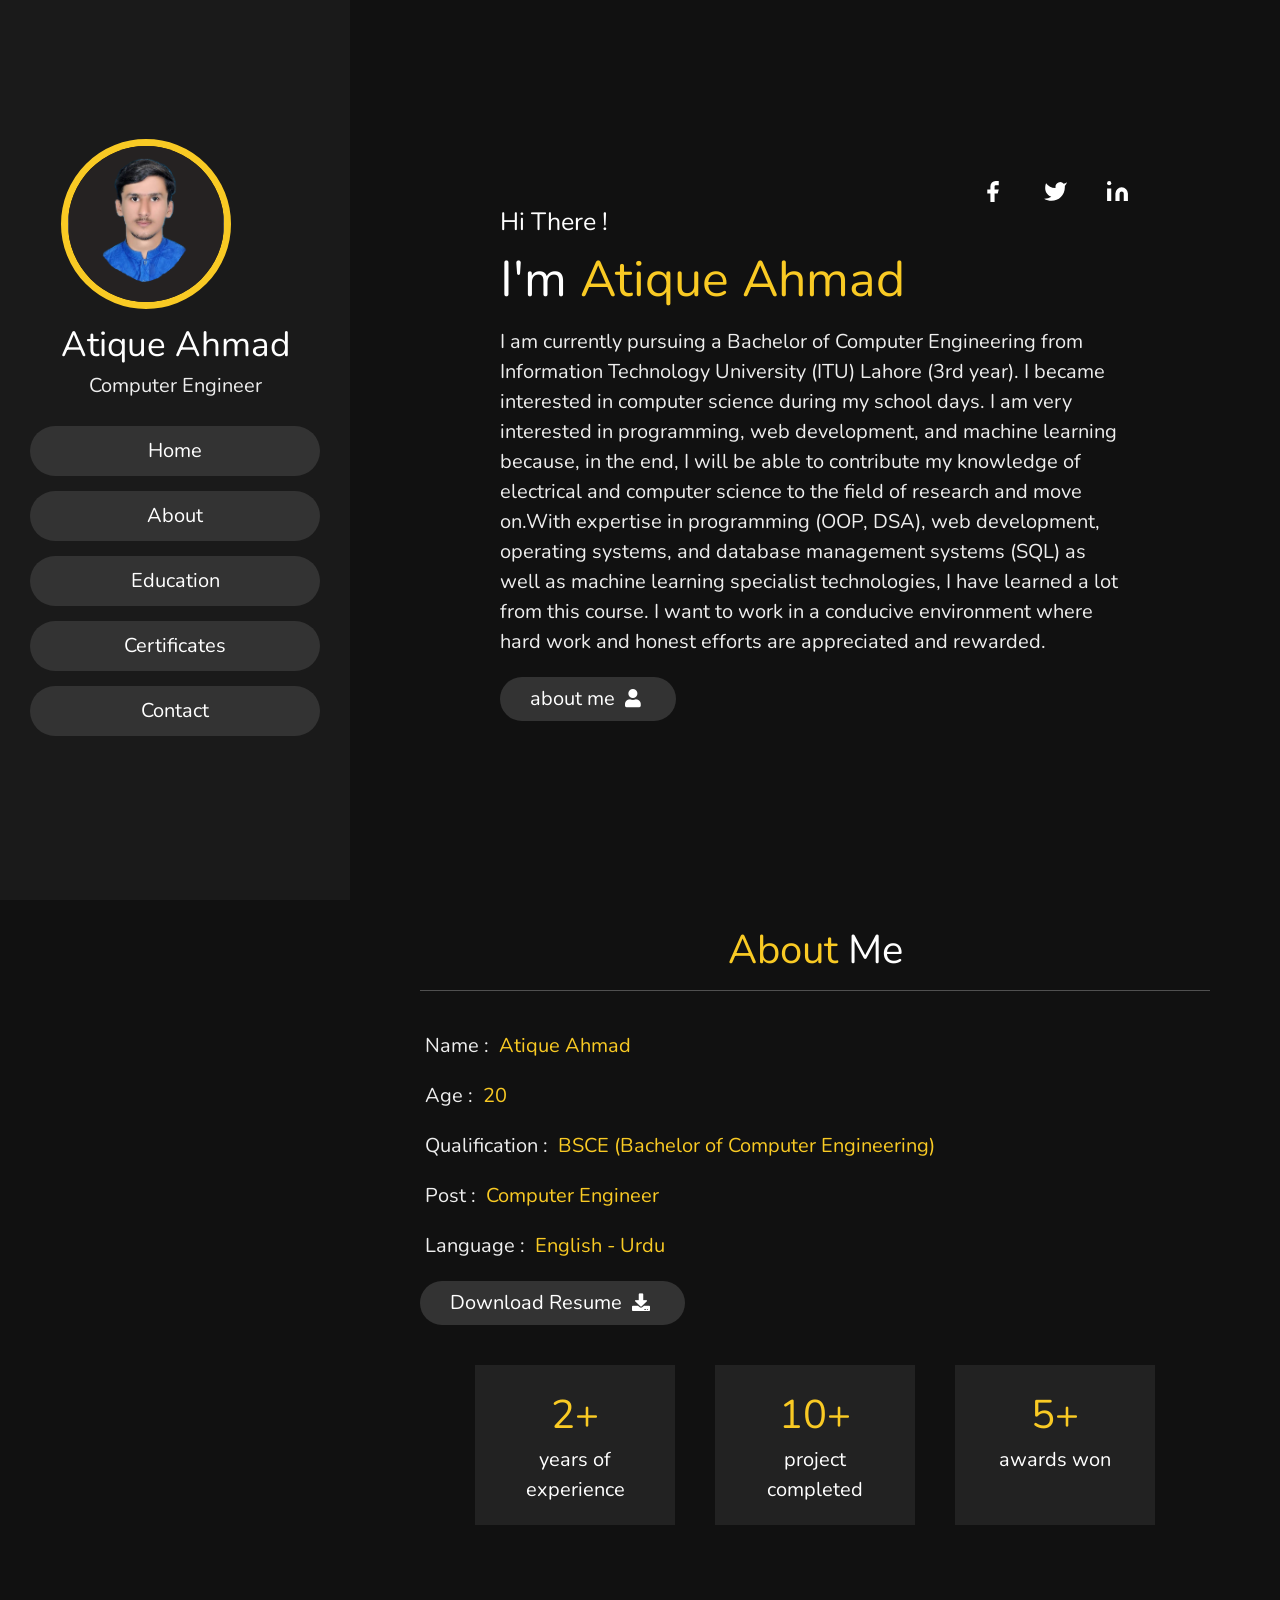
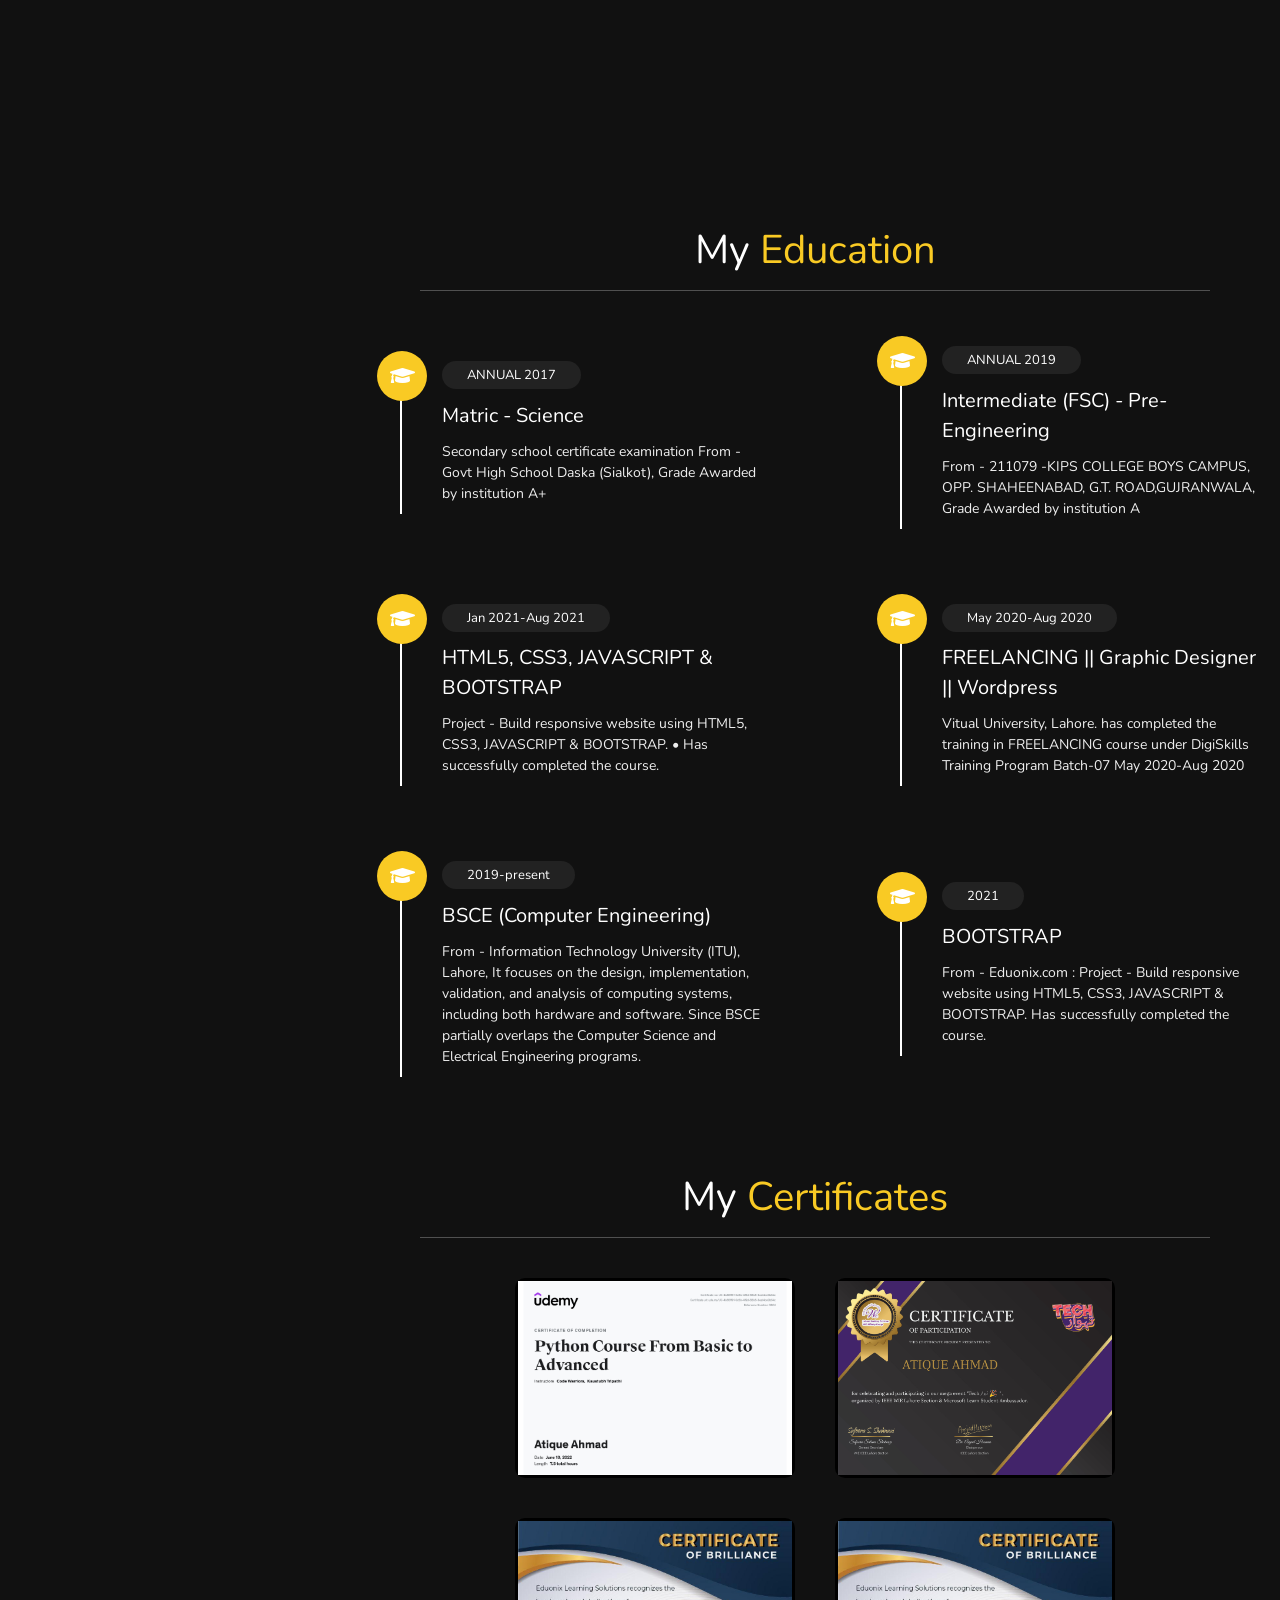
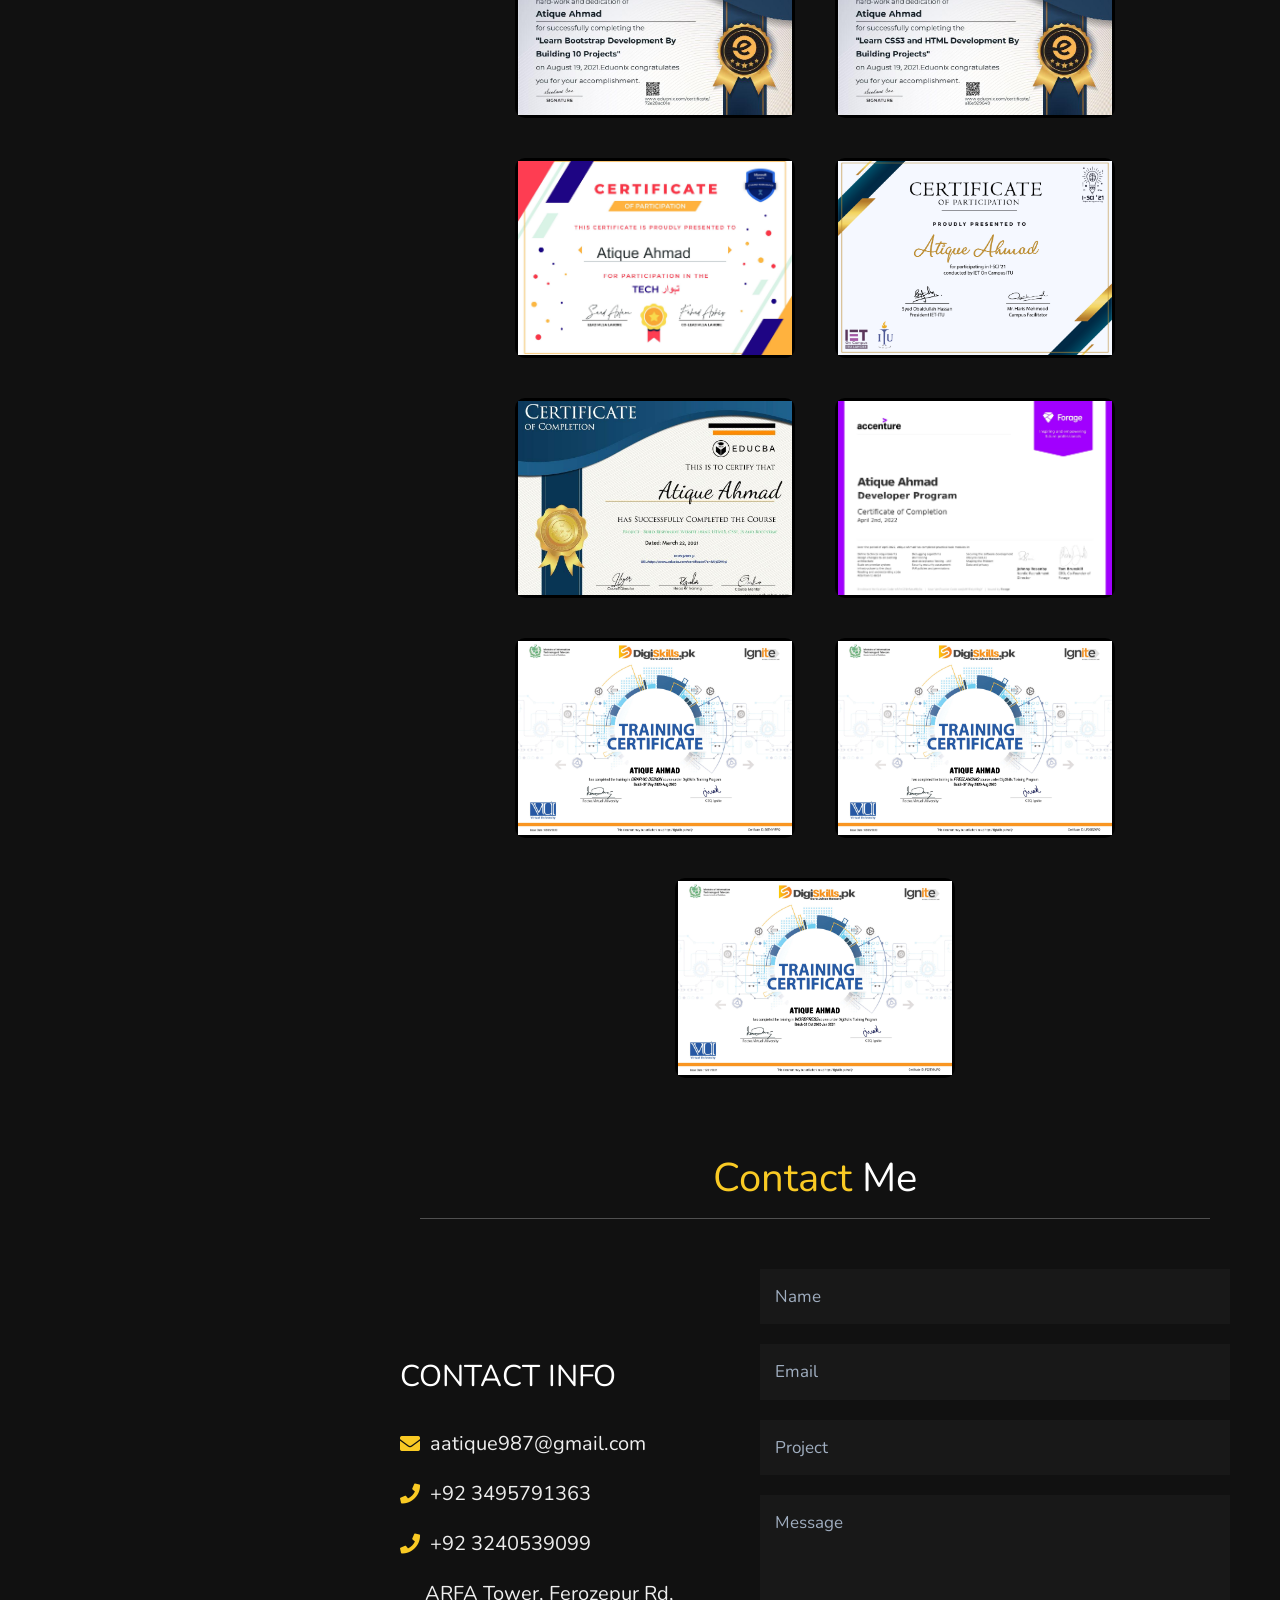
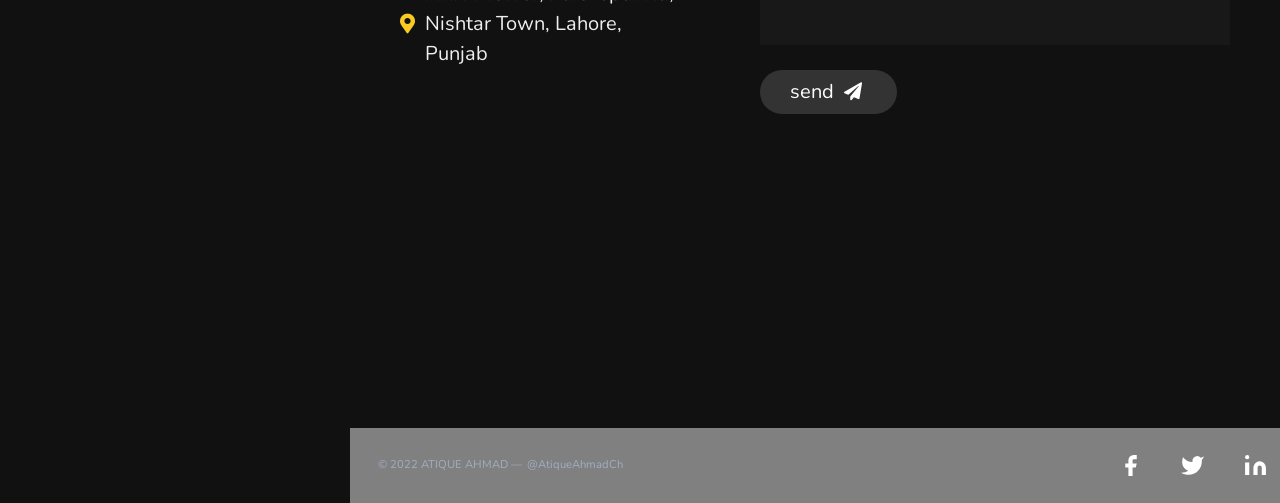
<file: index.html>
<!DOCTYPE html>
<html lang="en">
<head>
    <meta charset="UTF-8">
    <meta name="viewport" content="width=device-width, initial-scale=1.0">
    <title>Atique Ahmad portfolio  </title>

    <!-- font awesome cdn link  -->
    <link rel="stylesheet" href="https://cdnjs.cloudflare.com/ajax/libs/font-awesome/5.15.2/css/all.min.css">
    <link href="tailwind.min.css" rel="stylesheet">
    <!-- custom css file link  -->
    <link rel="stylesheet" href="style.css">

</head>
<body>
    
<!-- header section starts  -->

<header>

    <div class="user">
        <img src="images/Atique.PNG" alt="">
        <h3 class="name">Atique Ahmad</h3>
        <p class="post">Computer Engineer </p>
    </div>

    <nav class="navbar">
        <ul>
            <li><a href="#home">Home</a></li>
            <li><a href="#about">About</a></li>
            <li><a href="#education">Education</a></li>
            <li><a href="#portfolio">Certificates</a></li>
            <li><a href="#contact">Contact</a></li>
        </ul>
    </nav>

</header>

<!-- header section ends -->

<div id="menu" class="fas fa-bars"></div>

<!-- home section starts  -->

<section class="home" id="home">
    <!--    media-->
    <span class="inline-flex sm:ml-auto sm:mt-0 mt-4 justify-center sm:justify-start">
        <a class="text-gray-500" href="https://web.facebook.com/AtiqueCh987/">
          <svg fill="white" stroke-linecap="round" stroke-linejoin="round" stroke-width="5" class="mr-12 w-10 h-10" viewBox="0 0 24 24">
            <path d="M18 2h-3a5 5 0 00-5 5v3H7v4h3v8h4v-8h3l1-4h-4V7a1 1 0 011-1h3z"></path>
          </svg>
        </a>
        <a class="ml-3 text-gray-500" href="https://twitter.com/AtiqueAhmadCh">
          <svg fill="white" stroke-linecap="round" stroke-linejoin="round" stroke-width="5" class="w-10 h-10 mr-12" viewBox="0 0 24 24">
            <path d="M23 3a10.9 10.9 0 01-3.14 1.53 4.48 4.48 0 00-7.86 3v1A10.66 10.66 0 013 4s-4 9 5 13a11.64 11.64 0 01-7 2c9 5 20 0 20-11.5a4.5 4.5 0 00-.08-.83A7.72 7.72 0 0023 3z"></path>
          </svg>
        </a>

        <a class="ml-3 text-gray-500" href="https://t.co/UNREqxqXOQ">
          <svg fill="white" stroke="currentColor" stroke-linecap="round" stroke-linejoin="round" stroke-width="5" class="mr-0 w-10 h-10" viewBox="0 0 24 24">
            <path stroke="none" d="M16 8a6 6 0 016 6v7h-4v-7a2 2 0 00-2-2 2 2 0 00-2 2v7h-4v-7a6 6 0 016-6zM2 9h4v12H2z"></path>
            <circle cx="4" cy="4" r="2" stroke="none"></circle>
          </svg>
        </a>
      </span>
    <!--    media end-->
    <h3>Hi There !</h3>
    <h1>I'm <span> Atique Ahmad</span></h1>
    <p>
I am currently pursuing a Bachelor of Computer Engineering from Information Technology University (ITU) Lahore (3rd year). I became interested in computer science during my school days. I am very interested in programming, web development, and machine learning because, in the end, I will be able to contribute my knowledge of electrical and computer science to the field of research and move on.With expertise in programming (OOP, DSA), web development, operating systems, and database management systems (SQL) as well as machine learning specialist technologies, I have learned a lot from this course. I want to work in a conducive environment where hard work and honest efforts are appreciated and rewarded.
    </p>
    <a href="#about"><button class="btn">about me <i class="fas fa-user"></i></button></a>


</section>

<!-- home section ends -->

<!-- about section starts  -->

<section class="about" id="about">

<h1 class="heading"> <span>About</span> Me </h1>

<div class="row">

    <div class="info">
        <h3> <span> Name : </span> Atique Ahmad </h3>
        <h3> <span> Age : </span> 20 </h3>
        <h3> <span> Qualification : </span> BSCE (Bachelor  of Computer Engineering) </h3>
        <h3> <span> Post : </span>Computer Engineer </h3>
        <h3> <span> Language : </span> English - Urdu </h3>
        <a href="CV/Atique_Ahmad_Resume1.pdf"><button class="btn"> Download Resume <i class="fas fa-download"></i> </button></a>
    </div>

    <div class="counter">

        <div class="box">
            <span>2+</span>
            <h3>years of experience</h3>
        </div>

        <div class="box">
            <span>10+</span>
            <h3>project completed</h3>
        </div>

        <div class="box">
            <span>5+</span>
            <h3>awards won</h3>
        </div>

    </div>

</div>

</section>

<!-- about section ends -->

<!-- education section starts  -->

<section class="education" id="education">

<h1 class="heading"> My <span>Education</span> </h1>

<div class="box-container">

    <div class="box">
        <i class="fas fa-graduation-cap"></i>
        <span>ANNUAL 2017</span>
        <h3>Matric - Science</h3>
        <p>Secondary school certificate examination From - Govt High School Daska (Sialkot), Grade Awarded by institution A+ </p>
    </div>


    <div class="box">
        <i class="fas fa-graduation-cap"></i>
        <span>ANNUAL 2019</span>
        <h3>Intermediate (FSC) - Pre-Engineering</h3>
        <p> From - 211079 -KIPS COLLEGE BOYS CAMPUS, OPP. SHAHEENABAD, G.T. ROAD,GUJRANWALA, Grade Awarded by institution A </p>
    </div>

    <div class="box">
        <i class="fas fa-graduation-cap"></i>
        <span>Jan 2021-Aug 2021</span>
        <h3>HTML5, CSS3, JAVASCRIPT & BOOTSTRAP</h3>
        <p> Project - Build responsive website using HTML5, CSS3, JAVASCRIPT &
            BOOTSTRAP.
            • Has successfully completed the course.</p>
    </div>

    <div class="box">
        <i class="fas fa-graduation-cap"></i>
        <span>May 2020-Aug 2020</span>
        <h3>FREELANCING || Graphic Designer || Wordpress</h3>
        <p>Vitual University, Lahore. has completed the training in FREELANCING course under DigiSkills
            Training Program Batch-07 May 2020-Aug 2020 </p>
    </div>

    <div class="box">
        <i class="fas fa-graduation-cap"></i>
        <span>2019-present</span>
        <h3>BSCE (Computer Engineering)</h3>
        <p> From - Information Technology
            University (ITU), Lahore, It focuses on the design, implementation, validation, and analysis of
            computing systems, including both hardware and software. Since BSCE partially overlaps the
            Computer Science and Electrical Engineering programs. </p>
    </div>

    <div class="box">
        <i class="fas fa-graduation-cap"></i>
        <span>2021</span>
        <h3>BOOTSTRAP</h3>
        <p> From - Eduonix.com : Project - Build responsive website using HTML5, CSS3, JAVASCRIPT &
            BOOTSTRAP. Has successfully completed the course.</p>
    </div>
</div>

</section>

<!-- education section ends -->

<!-- portfolio section starts  -->

<section class="portfolio" id="portfolio">

<h1 class="heading"> My <span>Certificates</span> </h1>

<div class="box-container">
    
    <div class="box">
        <a href="images/UC_python.jpg">  <img src="images/UC_python.jpg" alt="Python Course From Basic to Advanced - Udemy"></a>
    </div>

    <div class="box">
        <a href="images/ATIQUE%20AHMAD%20IEEE-1.jpg">  <img src="images/ATIQUE%20AHMAD%20IEEE-1.jpg" alt="IEEE LAHORE"></a>
    </div>

    <div class="box">
        <a href="images/Bootstrap-Development-By-Building-10-Projects.jpg"> <img src="images/Bootstrap-Development-By-Building-10-Projects.jpg" alt=""></a>
    </div>

    <div class="box">
        <a href="images/CSS3-and-HTML-Development-By-Building-Projects.jpg"> <img src="images/CSS3-and-HTML-Development-By-Building-Projects.jpg" alt=""></a>
    </div>

    <div class="box">
        <a href="images/techtehvaar%20Atique%20Ahmad-1.jpg"> <img src="images/techtehvaar%20Atique%20Ahmad-1.jpg" alt=""></a>
    </div>

    <div class="box">
        <a href="images/participant3%20ITU%20IET.jpg">  <img src="images/participant3%20ITU%20IET.jpg" alt=""></a>
    </div>

    <div class="box">
        <a href="images/EDUCBA%20certificate.jpg"> <img src="images/EDUCBA%20certificate.jpg" alt=""></a>
    </div>

    <div class="box">
        <a href="images/DEVELOPER_PROGRAM-1.jpg"> <img src="images/DEVELOPER_PROGRAM-1.jpg" alt=""></a>
    </div>
    
    <div class="box">
        <a href="images/Graphic%20Designer%20Digiskill.jpg">  <img src="images/Graphic%20Designer%20Digiskill.jpg" alt="IEEE LAHORE"></a>
    </div>

    <div class="box">
        <a href="images/freelancing%20digiskills.jpg">  <img src="images/freelancing%20digiskills.jpg" alt="IEEE LAHORE"></a>
    </div>

    <div class="box">
        <a href="images/WordPress%20digiskills.jpg">  <img src="images/WordPress%20digiskills.jpg" alt="IEEE LAHORE"></a>
    </div>

</div>

</section>

<!-- portfolio section ends -->

<!-- contact section starts  -->

<section class="contact" id="contact">

<h1 class="heading"> <span>Contact</span> Me </h1>

<div class="row">

    <div class="content">

        <h3 class="title">Contact Info</h3>

        <div class="info">
            <h3> <i class="fas fa-envelope"></i> aatique987@gmail.com </h3>
            <h3> <i class="fas fa-phone"></i> +92 3495791363 </h3>
            <h3> <i class="fas fa-phone"></i> +92 3240539099 </h3>
            <h3> <i class="fas fa-map-marker-alt"></i>ARFA Tower, Ferozepur Rd, Nishtar Town, Lahore, Punjab </h3>
        </div>

    </div>

    <form action="https://formsubmit.co/el/confirm/484044d957ca00b5c51b3ac4fb4cc8ff" method="post">

        <input name="Name" type="text" placeholder="name" class="box">
        <input name="Email" type="email" placeholder="email" class="box">
        <input name="Project" type="text" placeholder="project" class="box">
        <textarea name="Message" id="" cols="30" rows="10" class="box message" placeholder="message"></textarea>
        <button name="submit" type="submit" class="btn"> send <i class="fas fa-paper-plane"></i> </button>

    </form>

</div>

</section>

<!-- contact section ends -->


<!-- scroll top button  -->

<a href="#home" class="top">
    <img src="images/scroll-top-img.png" alt="">
</a>


<!-- jquery cdn link  -->
<script src="https://cdnjs.cloudflare.com/ajax/libs/jquery/3.6.0/jquery.min.js"></script>

<!-- custom js file link  -->
<script src="script.js"></script>
<!--footer-->




<footer class="text-white-600 body-font " style="height: 100%;background-color: grey">
    <div class="bg-grey-50">
        <div class="container px-5 py-10 mx-auto flex items-center sm:flex-row flex-col">

            <p class="text-lg text-gray-500 sm:ml-6 sm:mt-0 mt-4">© 2022 ATIQUE AHMAD —
                <a href="https://twitter.com/AtiqueAhmadCh" rel="noopener noreferrer" class="text-white-600 ml-1" target="_blank">@AtiqueAhmadCh</a>
            </p>
        <span class="inline-flex sm:ml-auto sm:mt-0 mt-4 justify-center sm:justify-start">

        <a class="text-gray-500" href="https://web.facebook.com/AtiqueCh987/">
          <svg fill="white" stroke-linecap="round" stroke-linejoin="round" stroke-width="5" class="mr-12 w-10 h-10" viewBox="0 0 24 24">
            <path d="M18 2h-3a5 5 0 00-5 5v3H7v4h3v8h4v-8h3l1-4h-4V7a1 1 0 011-1h3z"></path>
          </svg>
        </a>
        <a class="ml-3 text-gray-500" href="https://twitter.com/AtiqueAhmadCh">
          <svg fill="white" stroke-linecap="round" stroke-linejoin="round" stroke-width="5" class="w-10 h-10 mr-12" viewBox="0 0 24 24">
            <path d="M23 3a10.9 10.9 0 01-3.14 1.53 4.48 4.48 0 00-7.86 3v1A10.66 10.66 0 013 4s-4 9 5 13a11.64 11.64 0 01-7 2c9 5 20 0 20-11.5a4.5 4.5 0 00-.08-.83A7.72 7.72 0 0023 3z"></path>
          </svg>
        </a>

        <a class="ml-3 text-gray-500" href="https://t.co/UNREqxqXOQ">
          <svg fill="white" stroke="currentColor" stroke-linecap="round" stroke-linejoin="round" stroke-width="5" class="mr-0 w-10 h-10" viewBox="0 0 24 24">
            <path stroke="none" d="M16 8a6 6 0 016 6v7h-4v-7a2 2 0 00-2-2 2 2 0 00-2 2v7h-4v-7a6 6 0 016-6zM2 9h4v12H2z"></path>
            <circle cx="4" cy="4" r="2" stroke="none"></circle>
          </svg>
        </a>
      </span>
        </div>
    </div>
</footer>

</body>
</html>
</file>
<file: style.css>
@import url('https://fonts.googleapis.com/css2?family=Nunito:wght@200;300;400;600&display=swap');

:root{
    --yellow:#f9ca24;
}

*{
    font-family: 'Nunito', sans-serif;
    margin:0; padding:0;
    box-sizing: border-box;
    text-decoration: none;
    outline: none; border:none;
/*     text-transform: capitalize; */
    transition: all .2s linear;
}

*::selection{
    background:var(--yellow);
    color:#333;
}

html{
    font-size: 62.5%;
    overflow-x: hidden;
}

html::-webkit-scrollbar{
    width:1.4rem;
}

html::-webkit-scrollbar-track{
    background:#222;
}

html::-webkit-scrollbar-thumb{
    background:var(--yellow);
}

body{
    background:#111;
    overflow-x: hidden;
    padding-left: 35rem;
}

section{
    min-height: 100vh;
    padding:1rem;
}

.btn{
    padding:.7rem 3rem;
    background:#333;
    color:#fff;
    cursor: pointer;
    margin-top: 1rem;
    font-size: 2rem;
    border-radius: 5rem;
}

.btn i{
    padding:0 .5rem;
    font-size: 1.8rem;
}

.btn:hover{
    background:var(--yellow);
}

.heading{
    text-align: center;
    margin:0 6rem;
    font-size: 4rem;
    padding:1rem;
    border-bottom: .1rem solid #fff4;
    color:#fff;
}

.heading span{
    color:var(--yellow);
}

header{
    position: fixed;
    top:0; left:0;
    z-index: 1000;
    height:100%;
    width:35rem;
    background:#1a1a1a;
    display: flex;
    align-items: center;
    justify-content: center;
    flex-flow: column;
    text-align: center;
}

header .user img{
    height:17rem;
    width:17rem;
    border-radius: 50%;
    object-fit: cover;
    margin-bottom: 1rem;
    border:.7rem solid var(--yellow);
}

header .user .name{
    font-size: 3.5rem;
    color:#fff;
}

header .user .post{
    font-size: 2rem;
    color:#eee;
}

header .navbar{
    width:100%;
}

header .navbar ul{
    list-style: none;
    padding:1rem 3rem;
}


header .navbar ul li a{
    display: block;
    padding:1rem;
    margin:1.5rem 0;
    background:#333;
    color:#fff;
    font-size: 2rem;
    border-radius: 5rem;
}

header .navbar ul li a:hover{
    background:var(--yellow);
}

#menu{
    position: fixed;
    top:2rem; right:2rem;
    background:#333;
    color:#fff;
    cursor: pointer;
    font-size: 2.5rem;
    padding:1rem 1.5rem;
    z-index: 1000;
    display: none;
}

.home{
    display: flex;
    justify-content: center;
    flex-flow: column;
    padding:0 15rem;
}

.home h3{
    font-size: 2.5rem;
    color:#fff;
}

.home h1{
    font-size:5rem;
    color:#fff;
}

.home h1 span{
    color:var(--yellow);
}

.home p{
    font-size:2rem;
    color:#eee;
    padding: 1rem 0;
}

.about .row{
    display: flex;
    align-items: center;
    justify-content: center;
    flex-wrap: wrap;
    padding:1rem 0;
}

.about .row .info{
    flex:1 1 48rem;
    padding:2rem 1rem;
    padding-left: 6rem;
}

.about .row .info h3{
    font-size: 2rem;
    color:var(--yellow);
    padding:1rem 0;
    font-weight: normal;
}

.about .row .info h3 span{
    color:#eee;
    padding:0 .5rem;
}

.about .row .counter{
    flex:1 1 48rem;
    display: flex;
    justify-content: center;
    flex-wrap: wrap;
}

.about .row .counter .box{
    width:20rem;
    background:#222;
    text-align: center;
    padding: 2rem;
    margin:2rem;
}

.about .row .counter .box span{
    font-size: 4rem;
    color:var(--yellow);
}

.about .row .counter .box h3{
    font-size: 2rem;
    color:#fff;
}

.education .box-container{
    display: flex;
    align-items: center;
    justify-content: space-between;
    flex-wrap: wrap;
    padding:2rem 0;
    padding-left: 3rem;
}

.education .box-container .box{
    width:36rem;
    margin:4rem 1rem;
    padding-left: 4rem;
    border-left: .2rem solid #fff;
    position: relative;
}

.education .box-container .box span{
    font-size: 1.3rem;
    background:#222;
    color:#fff;
    border-radius: 5rem;
    padding:.5rem 2.5rem;
}

.education .box-container .box h3{
    font-size: 2rem;
    color:#fff;
    padding-top: 1.5rem;
}

.education .box-container .box p{
    font-size: 1.4rem;
    color:#eee;
    padding: 1rem 0;
}

.education .box-container .box i{
    position: absolute;
    top:-1.5rem; left:-2.5rem;
    height:5rem;
    width: 5rem;
    border-radius: 50%;
    line-height: 5rem;
    text-align: center;
    font-size: 2rem;
    color:#fff;
    background:var(--yellow);
}

.portfolio .box-container{
    display: flex;
    align-items: center;
    justify-content: center;
    flex-wrap: wrap;
    padding:2rem 0;
}

.portfolio .box-container .box{
    height: 20rem;
    width:28rem;
    border-radius: 1rem;
    margin:2rem;
    overflow: hidden;
    cursor: pointer;
}

.portfolio .box-container .box img{
    height:100%;
    width:100%;
    object-fit: cover;
}

.portfolio .box-container .box:hover img{
    transform: scale(1.2);
}

.contact .row{
    display: flex;
    align-items: center;
    justify-content: center;
    flex-wrap: wrap;
}

.contact .row .content{
    flex:1 1 30rem;
    padding:4rem;
    padding-bottom: 0;
}

.contact .row form{
    flex:1 1 45rem;
    padding:2rem;
    margin:2rem;
    margin-bottom: 4rem;
}

.contact .row form .box{
    padding:1.5rem;
    margin:1rem 0;
    background:#3333;
    color:#fff;
    text-transform: none;
    font-size: 1.7rem;
    width:100%;
}

.contact .row form .box::placeholder{
    text-transform: capitalize;
}

.contact .row form .message{
    height: 15rem;
    resize: none;
}

.contact .row .content .title{
    text-transform: uppercase;
    color:#fff;
    font-size: 3rem;
    padding-bottom: 2rem;
}

.contact .row .content .info h3{
    display: flex;
    align-items: center;
    font-size: 2rem;
    color:#eee;
    padding:1rem 0;
    font-weight: normal;
}

.contact .row .content .info h3 i{
    padding-right: 1rem;
    color:var(--yellow);
}

.top{
    position: fixed;
    bottom:7rem; right: 2rem;
    display: none;
}



















/* media queries  */

@media (max-width:1200px){

    html{
        font-size: 55%;
    }

    .home{
        padding:1rem 4rem;
    }

}

@media (max-width:991px){

   header{
       left:-120%;
   }

   #menu{
       display: block;
   }

   header.toggle{
    left:0%;
   }

   body{
       padding:0;
   }

}

@media (max-width:768px){

    html{
        font-size: 50%;
    }
 
 }

@media (max-width:400px){

    header{
        width: 100vw;
    }

    .heading{
        margin:0 3rem;
    }

    .about .row .counter .box{
        width: 100%;
    }
 
    .education .box-container .box{
        width:100%;
    }

    .portfolio .box-container .box{
        width:100%;
    }

    .contact .row form{
        margin:3rem 0;
    }

 }
</file>
